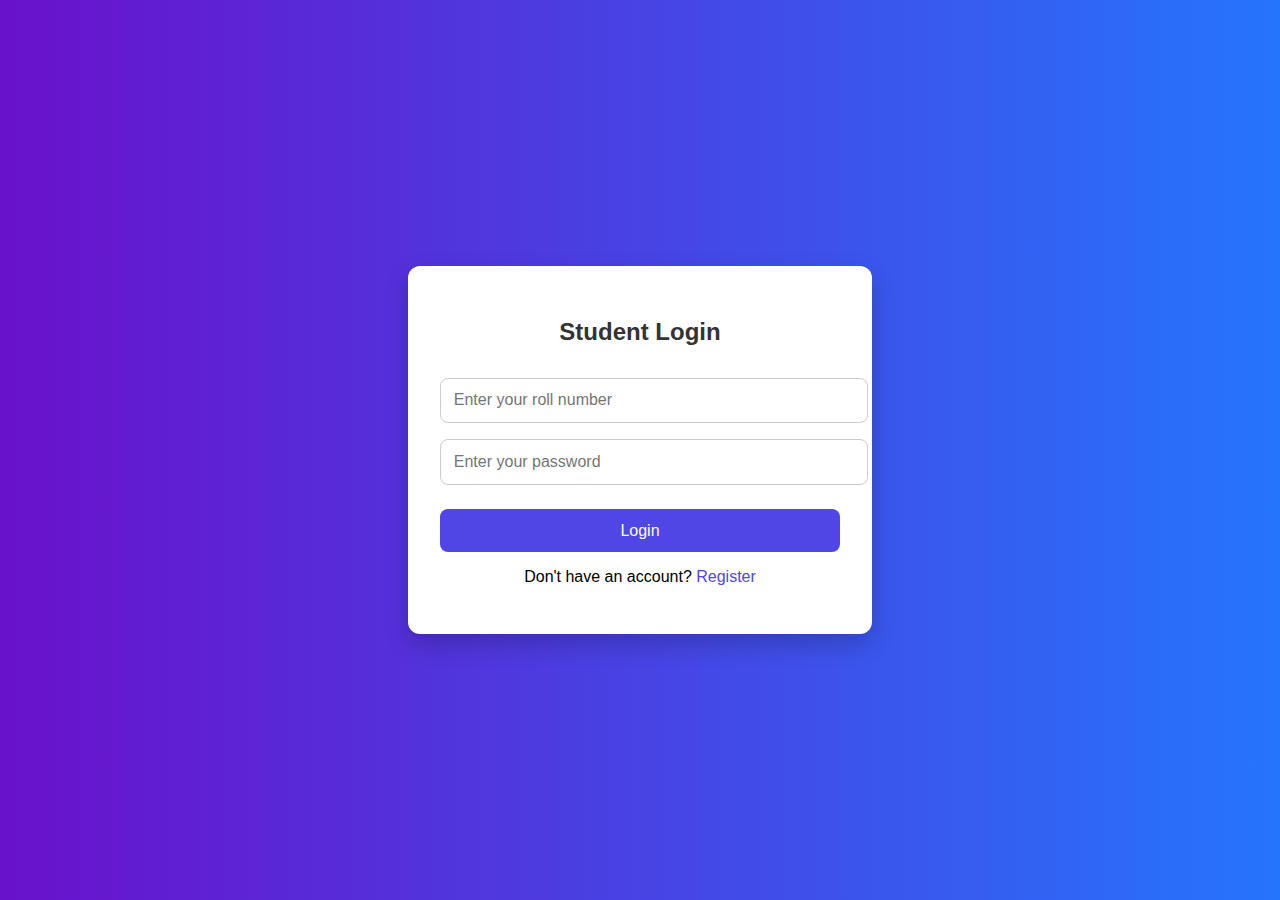
<file: index.html>
<!DOCTYPE html>
<html lang="en">
<head>
  <meta charset="UTF-8" />
  <meta name="viewport" content="width=device-width, initial-scale=1.0"/>
  <title>Student Login</title>
  <link rel="stylesheet" href="login.css"/>
</head>
<body>
  <div class="form-container">
    <form id="loginForm">
      <h2>Student Login</h2>
      <input type="text" id="roll" placeholder="Enter your roll number" required />
      <input type="password" id="password" placeholder="Enter your password" required />
      <button type="submit">Login</button>
      <p>Don't have an account? <a href="/registration/register.html">Register</a></p>
    </form>
  </div>

  <script src="login.js"></script>
</body>
</html>
</file>
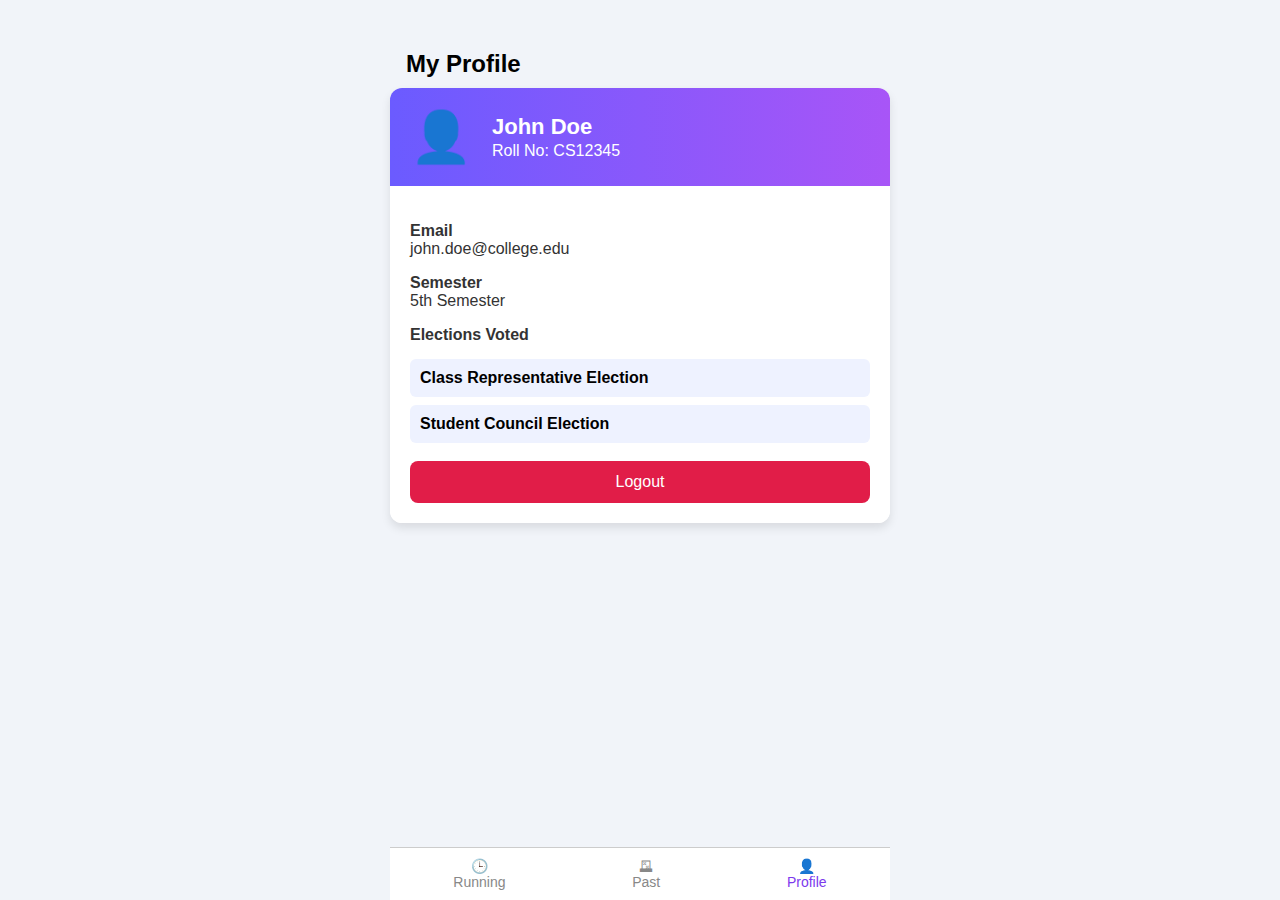
<file: profile.html>
<!DOCTYPE html>
<html lang="en">
<head>
  <meta charset="UTF-8">
  <title>My Profile - E-Voting</title>
  <link rel="stylesheet" href="profile.css">
</head>
<body>
  <div class="profile-container">
    <h2>My Profile</h2>

    <div class="profile-card">
      <div class="profile-header">
        <div class="avatar">👤</div>
        <div class="user-info">
          <h3>John Doe</h3>
          <p>Roll No: CS12345</p>
        </div>
      </div>

      <div class="profile-details">
        <p><strong>Email</strong><br>john.doe@college.edu</p>
        <p><strong>Semester</strong><br>5th Semester</p>

        <p><strong>Elections Voted</strong></p>
        <div class="voted-box">Class Representative Election</div>
        <div class="voted-box">Student Council Election</div>

        <button class="logout-btn" onclick="logout()">Logout</button>
      </div>
    </div>
  </div>

  <div class="bottom-nav">
    <div>🕒<br>Running</div>
    <div>🗳<br>Past</div>
    <div class="active">👤<br>Profile</div>
  </div>

  <script>
    function logout() {
      window.location.href = "logout.php"; // or login.html for now
    }
  </script>
</body>
</html>
</file>
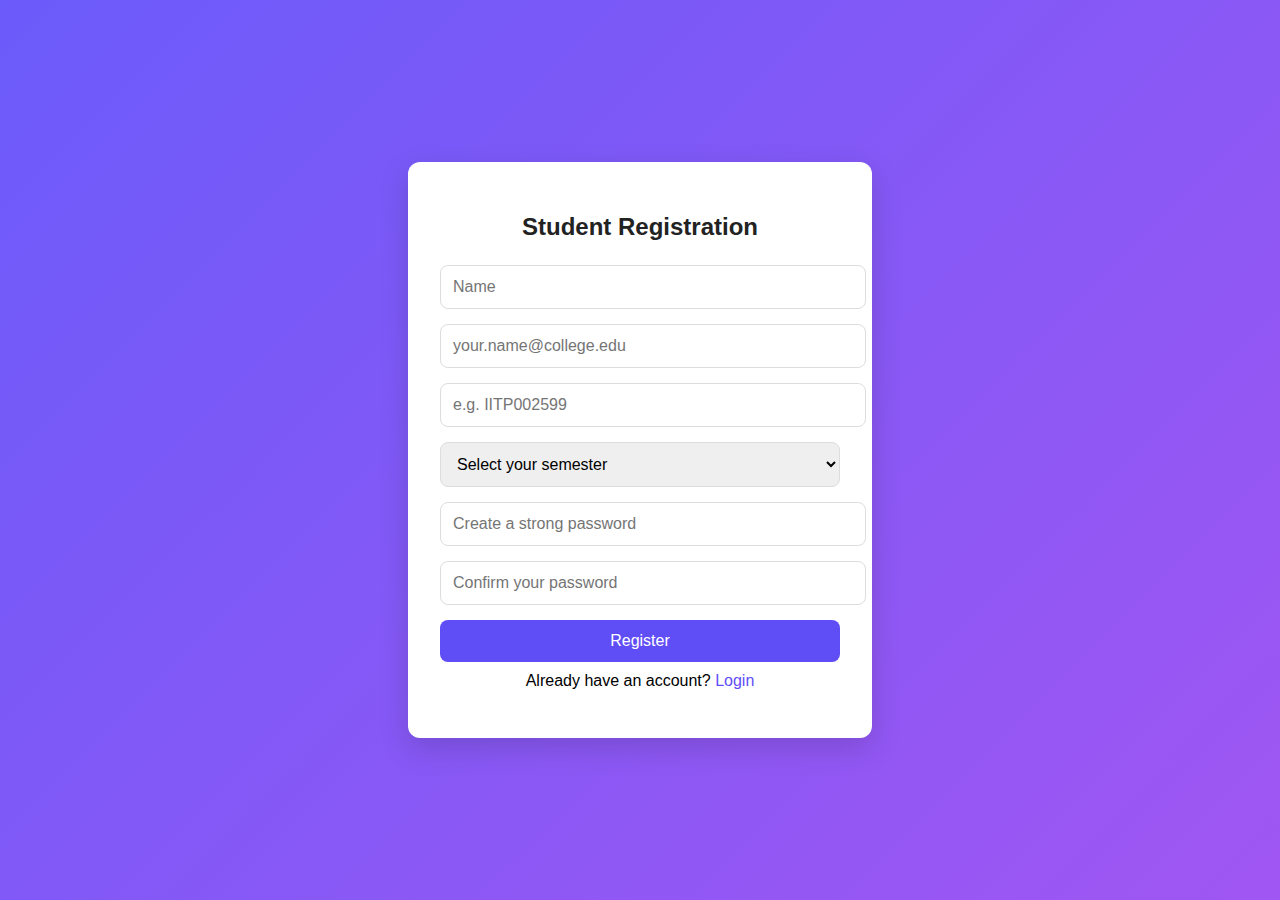
<file: register.html>
<!DOCTYPE html>
<html lang="en">
<head>
  <meta charset="UTF-8" />
  <meta name="viewport" content="width=device-width, initial-scale=1.0"/>
  <title>Student Registration</title>
  <link rel="stylesheet" href="register.css">
</head>
<body>

  <div class="container">
    <form id="registrationForm" action="/Api/register.php" method="post">
      <h2>Student Registration</h2>
      <input type="text" id="name" placeholder="Name" required>
      <input type="email" id="email" placeholder="your.name@college.edu" required>
      <input type="text" id="roll" placeholder="e.g. IITP002599" pattern="^IITP\d{6}$" required>

      <select id="semester" required>
        <option value="" disabled selected>Select your semester</option>
        <option value="1">1st</option>
        <option value="2">2nd</option>
        <option value="3">3rd</option>
        <option value="4">4th</option>
        <option value="5">5th</option>
        <option value="6">6th</option>
        <option value="7">7th</option>
        <option value="8">8th</option>
      </select>

      <input type="password" id="password" placeholder="Create a strong password" required>
      <input type="password" id="confirmPassword" placeholder="Confirm your password" required>

      <button type="submit">Register</button>
      <p class="login-link">Already have an account? <a href="/index.html">Login</a></p>
    </form>
  </div>

  <script src="register.js"></script>
</body>
</html>
</file>
<file: login.css>
body {
  margin: 0;
  font-family: 'Poppins', sans-serif;
  background: linear-gradient(to right, #6a11cb, #2575fc);
  display: flex;
  justify-content: center;
  align-items: center;
  height: 100vh;
}

.form-container {
  background: white;
  padding: 2rem;
  border-radius: 12px;
  box-shadow: 0 10px 25px rgba(0, 0, 0, 0.2);
  width: 90%;
  max-width: 400px;
  text-align: center;
}

h2 {
  margin-bottom: 1.5rem;
  font-weight: 600;
  color: #333;
}

input {
  width: 100%;
  padding: 0.8rem;
  margin: 0.5rem 0;
  border: 1px solid #ccc;
  border-radius: 8px;
  font-size: 1rem;
}

button {
  width: 100%;
  padding: 0.8rem;
  background: #4f46e5;
  color: white;
  border: none;
  border-radius: 8px;
  font-size: 1rem;
  cursor: pointer;
  margin-top: 1rem;
}

button:hover {
  background: #4338ca;
}

p {
  margin-top: 1rem;
}

a {
  color: #4f46e5;
  text-decoration: none;
  font-weight: 500;
}
</file>
<file: profile.css>
body {
  font-family: 'Segoe UI', sans-serif;
  margin: 0;
  padding: 0;
  background: #f1f4f9;
  display: flex;
  flex-direction: column;
  align-items: center;
}

.profile-container {
  margin-top: 30px;
  width: 100%;
  max-width: 500px;
}

h2 {
  margin-bottom: 10px;
  font-size: 24px;
  padding-left: 16px;
}

.profile-card {
  background: white;
  border-radius: 12px;
  box-shadow: 0 5px 10px rgba(0,0,0,0.1);
  overflow: hidden;
}

.profile-header {
  display: flex;
  align-items: center;
  background: linear-gradient(to right, #6b5bff, #a855f7);
  padding: 20px;
  color: white;
}

.avatar {
  font-size: 50px;
  margin-right: 20px;
}

.user-info h3 {
  margin: 0;
  font-size: 22px;
}

.user-info p {
  margin: 2px 0 0;
}

.profile-details {
  padding: 20px;
  background: white;
}

.profile-details p {
  margin-bottom: 15px;
  color: #333;
}

.voted-box {
  background: #eef2ff;
  padding: 10px;
  margin-bottom: 8px;
  border-radius: 6px;
  font-weight: bold;
}

.logout-btn {
  background-color: #e11d48;
  color: white;
  width: 100%;
  padding: 12px;
  font-size: 16px;
  border: none;
  border-radius: 8px;
  cursor: pointer;
  margin-top: 10px;
}

.bottom-nav {
  position: fixed;
  bottom: 0;
  width: 100%;
  max-width: 500px;
  background: white;
  border-top: 1px solid #ccc;
  display: flex;
  justify-content: space-around;
  padding: 10px 0;
  font-size: 14px;
}

.bottom-nav div {
  text-align: center;
  color: #888;
}

.bottom-nav .active {
  color: #7c3aed;
}
</file>
<file: register.css>
body {
  margin: 0;
  font-family: 'Segoe UI', sans-serif;
  background: linear-gradient(135deg, #6b5bfa, #a056f2);
  display: flex;
  justify-content: center;
  align-items: center;
  height: 100vh;
}

.container {
  background: #fff;
  padding: 2rem;
  border-radius: 12px;
  box-shadow: 0 10px 30px rgba(0, 0, 0, 0.15);
  width: 100%;
  max-width: 400px;
}

h2 {
  text-align: center;
  margin-bottom: 1.5rem;
  color: #222;
}

input, select {
  width: 100%;
  padding: 12px;
  margin-bottom: 15px;
  border: 1px solid #ddd;
  border-radius: 8px;
  font-size: 16px;
}
button {
  width: 100%;
  padding: 12px;
  background-color: #5f4df6;
  color: #fff;
  border: none;
  border-radius: 8px;
  font-size: 16px;
  cursor: pointer;
  transition: background0.3s;
}

button:hover {
  background-color: #4836db;
}

.login-link {
  text-align: center;
  margin-top: 10px;
}

.login-link a {
  color: #5f4df6;
  text-decoration: none;
}
</file>
